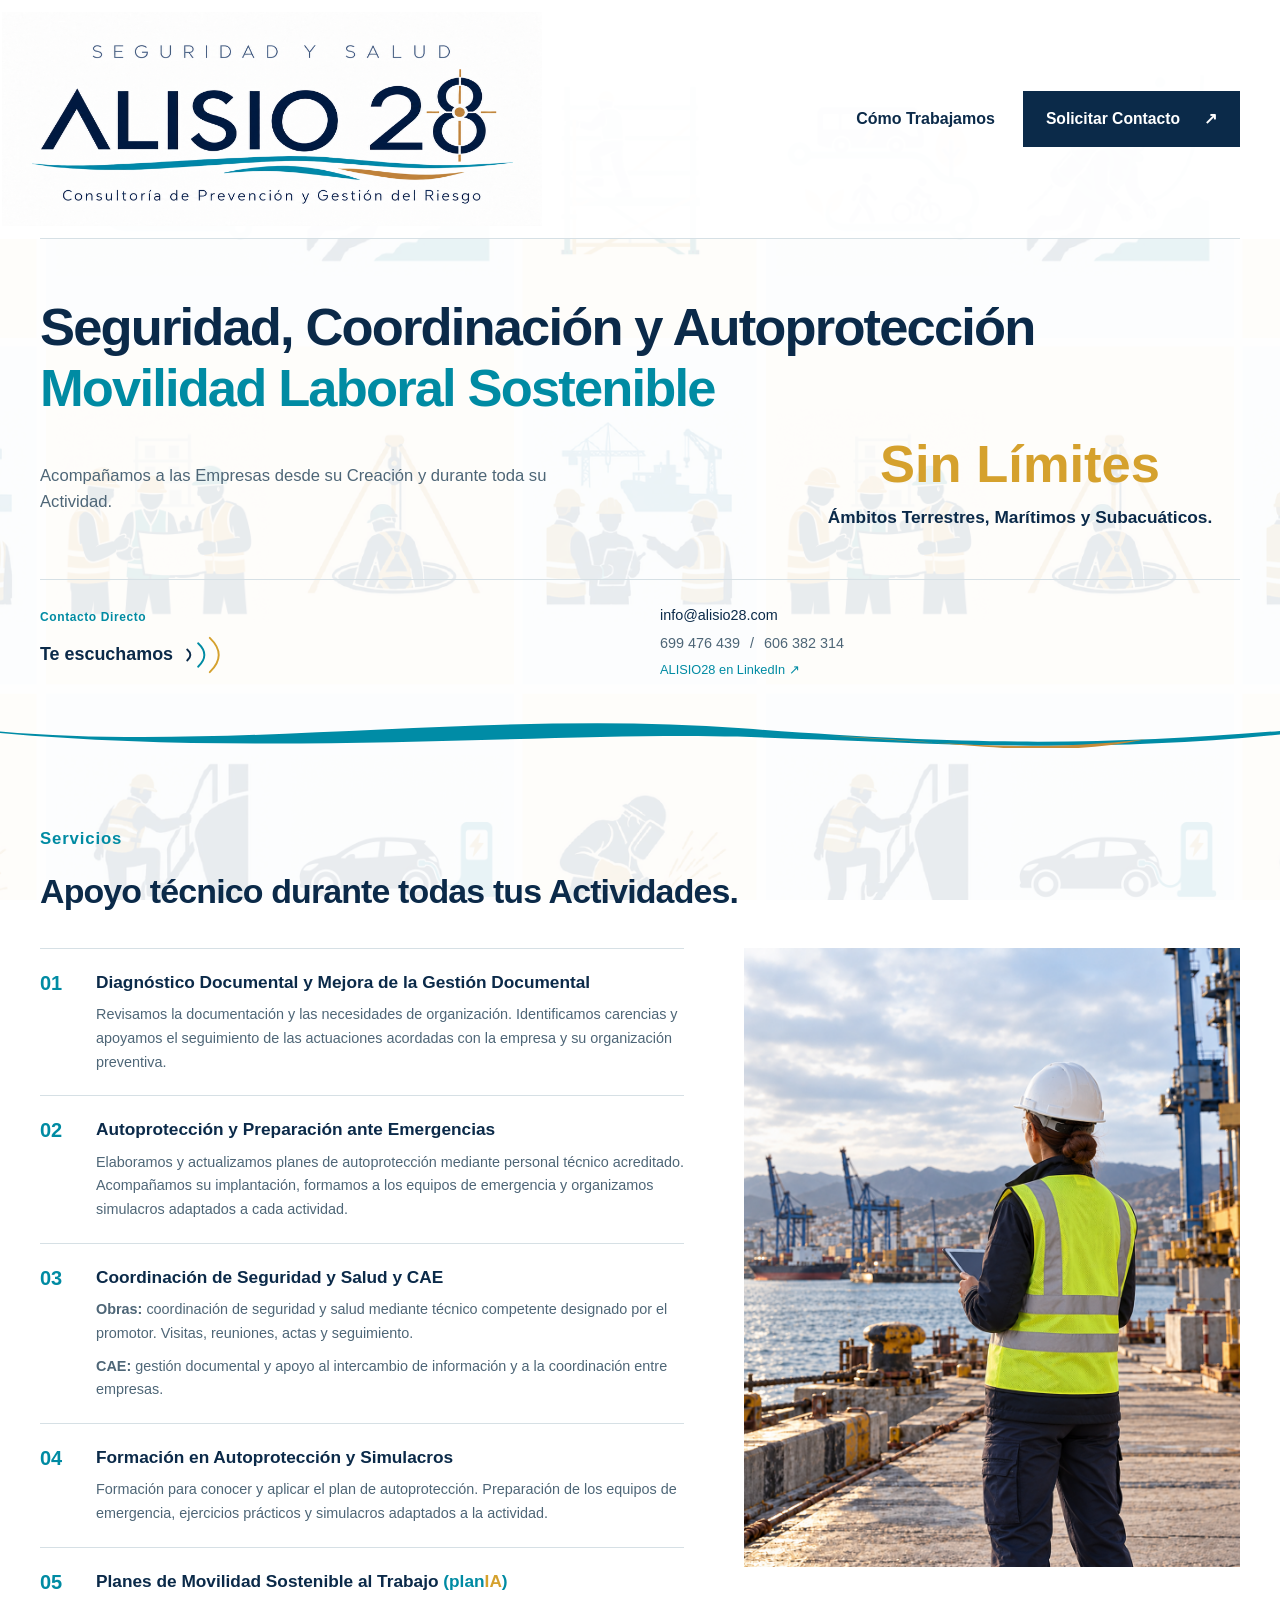
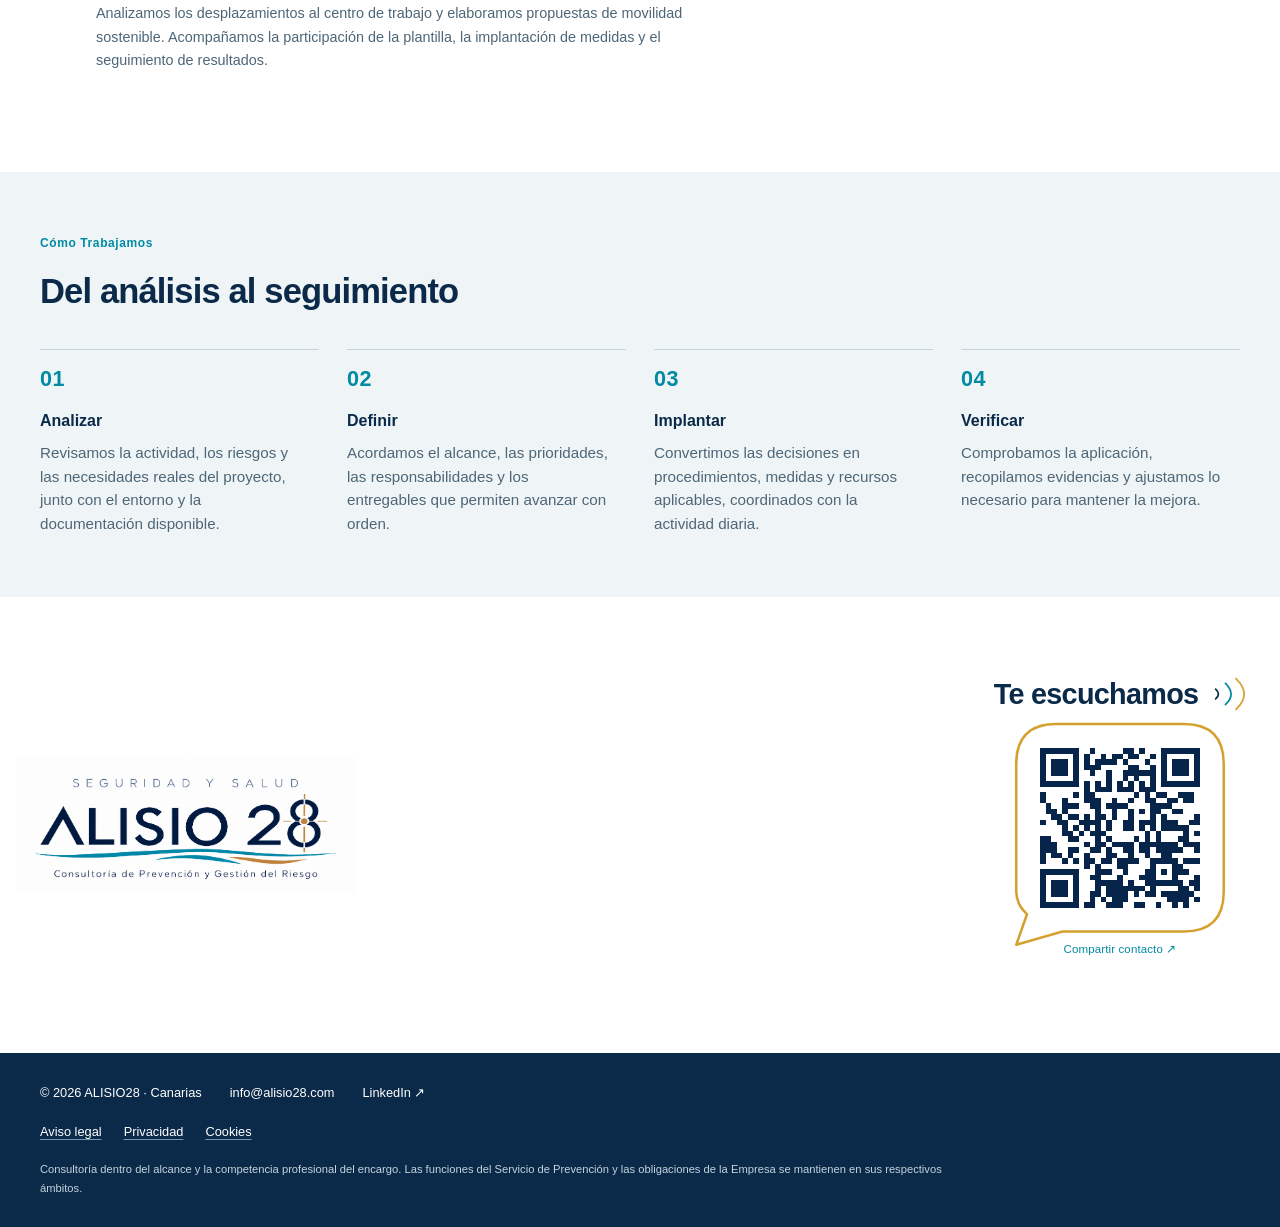
<file: index.html>
<!doctype html>
<html lang="es">
<head>
  <meta charset="utf-8">
  <meta name="viewport" content="width=device-width, initial-scale=1">
  <meta name="description" content="ALISIO28. Seguridad, Coordinación, Autoprotección y Movilidad Laboral Sostenible. Consultoría de Prevención y Gestión del Riesgo en Canarias.">
  <meta name="theme-color" content="#0b2a49">
  <meta property="og:title" content="ALISIO28 · Consultoría de Prevención y Gestión del Riesgo">
  <meta property="og:description" content="Acompañamos a las Empresas desde su Creación y durante toda su Actividad.">
  <meta property="og:type" content="website">
  <title>ALISIO28 · Seguridad, Coordinación, Autoprotección y Movilidad</title>
  <link rel="icon" href="favicon.svg" type="image/svg+xml">
  <link rel="stylesheet" href="styles.css?v=35">
  <link rel="preload" as="image" href="logo-alisio28-definitivo.png">
</head>
<body>
  <a class="skip-link" href="#contenido">Ir al Contenido</a>
  <header class="header"><div class="container header-inner">
    <a class="brand" href="#inicio" aria-label="ALISIO28, Inicio"><img src="logo-alisio28-definitivo.png" width="1990" height="790" alt="ALISIO28. Seguridad y Salud. Consultoría de Prevención y Gestión del Riesgo."></a>
    <nav class="navigation" aria-label="Navegación Principal"><a href="#metodo">Cómo Trabajamos</a><a class="button button-small" href="mailto:info@alisio28.com" data-contact aria-haspopup="dialog" aria-controls="contact-dialog">Solicitar Contacto <span aria-hidden="true">↗</span></a></nav>
  </div></header>
  <main id="contenido">
    <section class="hero" id="inicio" aria-labelledby="hero-title">
      <div class="container hero-copy">
        <h1 id="hero-title"><span class="hero-main-line">Seguridad, Coordinación y Autoprotección</span><br><span>Movilidad Laboral Sostenible</span></h1>
        <div class="hero-strap"><p class="hero-intro">Acompañamos a las Empresas desde su Creación y durante toda su Actividad.</p><div class="hero-unlimited-group"><p class="hero-unlimited">Sin Límites</p><p class="hero-environments">Ámbitos Terrestres, Marítimos y Subacuáticos.</p></div></div>
      </div>
      <div class="container contact-strip">
        <div class="contact-intro"><p class="eyebrow">Contacto Directo</p><p>Te escuchamos <svg class="listening" viewBox="0 0 48 54" aria-hidden="true"><path d="M5 20q8 7 0 14" stroke="#0b2a49"/><path d="M19 12q16 15 0 30" stroke="#008ba3"/><path d="M34 5q23 22 0 44" stroke="#d5a12d"/></svg></p></div>
        <div class="contact-links"><a href="mailto:info@alisio28.com">info@alisio28.com</a><div class="phone-links"><a href="tel:+34699476439" aria-label="Llamar a Rut Gil: 699 476 439">699 476 439</a><span aria-hidden="true">/</span><a href="tel:+34606382314" aria-label="Llamar a Sonia Padrón: 606 382 314">606 382 314</a></div><a class="linkedin" href="https://www.linkedin.com/company/alisio28/" target="_blank" rel="noopener noreferrer">ALISIO28 en LinkedIn <span aria-hidden="true">↗</span></a></div>
      </div>
      <svg class="brand-waves" viewBox="0 0 1440 58" preserveAspectRatio="none" aria-hidden="true"><path fill="#008ca6" d="M0 26C260 65 556-17 835 20s418 30 605 5v7c-232 40-410 14-610 4S300 76 0 29z"/><path fill="#c68b39" d="M935 35c123 12 214 33 354 6-124 42-209 3-354-6z"/></svg>
    </section>
    <section class="section container" id="areas" aria-labelledby="areas-title">
      <div class="section-heading"><p class="eyebrow services-label">Servicios</p><h2 id="areas-title">Apoyo técnico durante todas tus Actividades.</h2></div>
      <div class="services-layout"><div class="services">
        <article class="service"><span class="service-number">01</span><div><h3>Diagnóstico Documental y Mejora de la Gestión Documental</h3><p>Revisamos la documentación y las necesidades de organización. Identificamos carencias y apoyamos el seguimiento de las actuaciones acordadas con la empresa y su organización preventiva.</p></div></article>
        <article class="service"><span class="service-number">02</span><div><h3>Autoprotección y Preparación ante Emergencias</h3><p>Elaboramos y actualizamos planes de autoprotección mediante personal técnico acreditado. Acompañamos su implantación, formamos a los equipos de emergencia y organizamos simulacros adaptados a cada actividad.</p></div></article>
        <article class="service"><span class="service-number">03</span><div><h3>Coordinación de Seguridad y Salud y CAE</h3><p><strong>Obras:</strong> coordinación de seguridad y salud mediante técnico competente designado por el promotor. Visitas, reuniones, actas y seguimiento.</p><p><strong>CAE:</strong> gestión documental y apoyo al intercambio de información y a la coordinación entre empresas.</p></div></article>
        <article class="service"><span class="service-number">04</span><div><h3>Formación en Autoprotección y Simulacros</h3><p>Formación para conocer y aplicar el plan de autoprotección. Preparación de los equipos de emergencia, ejercicios prácticos y simulacros adaptados a la actividad.</p></div></article>
        <article class="service"><span class="service-number">05</span><div><h3>Planes de Movilidad Sostenible al Trabajo <span class="plania">(plan<span>IA</span>)</span></h3><p>Analizamos los desplazamientos al centro de trabajo y elaboramos propuestas de movilidad sostenible. Acompañamos la participación de la plantilla, la implantación de medidas y el seguimiento de resultados.</p></div></article>
      </div><figure class="activity-image"><img src="actividad-portuaria-rev47.png" width="1122" height="1402" alt="Profesional con casco, chaleco y tableta en un entorno portuario." loading="lazy"></figure></div>
    </section>
    <section class="method" id="metodo" aria-labelledby="metodo-title"><div class="container">
      <div class="section-heading"><p class="eyebrow">Cómo Trabajamos</p><h2 id="metodo-title">Del análisis al seguimiento</h2></div>
      <ol class="method-steps"><li><span>01</span><h3>Analizar</h3><p>Revisamos la actividad, los riesgos y las necesidades reales del proyecto, junto con el entorno y la documentación disponible.</p></li><li><span>02</span><h3>Definir</h3><p>Acordamos el alcance, las prioridades, las responsabilidades y los entregables que permiten avanzar con orden.</p></li><li><span>03</span><h3>Implantar</h3><p>Convertimos las decisiones en procedimientos, medidas y recursos aplicables, coordinados con la actividad diaria.</p></li><li><span>04</span><h3>Verificar</h3><p>Comprobamos la aplicación, recopilamos evidencias y ajustamos lo necesario para mantener la mejora.</p></li></ol>
    </div></section>
    <section class="section container final-contact" id="contacto" aria-labelledby="contacto-title">
      <div class="final-contact-copy"><img class="final-logo" src="logo-alisio28-definitivo.png" width="1990" height="790" alt="ALISIO28" loading="lazy"></div>
      <div class="final-contact-qr"><h2 id="contacto-title">Te escuchamos <svg class="listening" viewBox="0 0 48 54" aria-hidden="true"><path d="M5 20q8 7 0 14" stroke="#0b2a49"/><path d="M19 12q16 15 0 30" stroke="#008ba3"/><path d="M34 5q23 22 0 44" stroke="#d5a12d"/></svg></h2><a class="qr-contact qr-contact-final" href="https://wa.me/?text=ALISIO28%20%C2%B7%20Contacto%0ARut%20Gil%3A%20%2B34%20699%20476%20439%0ASonia%20Padr%C3%B3n%3A%20%2B34%20606%20382%20314%0Ainfo%40alisio28.com%0Ahttps%3A%2F%2Fwww.linkedin.com%2Fcompany%2Falisio28%2F%0Ahttps%3A%2F%2Falisio28.com%2Fcontacto.html" target="_blank" rel="noopener noreferrer" aria-label="Compartir los contactos de ALISIO28 por WhatsApp" title="Compartir los contactos por WhatsApp"><img src="qr-contacto.svg?v=33" width="280" height="280" alt="QR de contactos de ALISIO28 dentro de una burbuja de contorno amarillo. Escanea para abrir correo, LinkedIn y llamadas; pulsa para compartir por WhatsApp."></a><span class="qr-share-hint">Compartir contacto ↗</span></div>
    </section>
  </main>
  <footer class="footer"><div class="container"><div class="footer-top"><span>© 2026 ALISIO28 · Canarias</span><a href="mailto:info@alisio28.com">info@alisio28.com</a><a href="https://www.linkedin.com/company/alisio28/" target="_blank" rel="noopener noreferrer">LinkedIn ↗</a></div><nav class="legal-links" aria-label="Información legal"><a href="aviso-legal.html">Aviso legal</a><a href="privacidad.html">Privacidad</a><a href="cookies.html">Cookies</a></nav><p class="scope">Consultoría dentro del alcance y la competencia profesional del encargo. Las funciones del Servicio de Prevención y las obligaciones de la Empresa se mantienen en sus respectivos ámbitos.</p></div></footer>
  <dialog class="contact-dialog" id="contact-dialog" aria-labelledby="dialog-title" aria-describedby="dialog-intro">
    <form method="dialog"><button class="dialog-close" aria-label="Cerrar" autofocus>×</button></form>
    <p class="eyebrow">Contacto ALISIO28</p>
    <h2 id="dialog-title">¿Cómo prefieres escribirnos?</h2>
    <p id="dialog-intro">Elige tu medio de correo. El destinatario ya está preparado.</p>
    <label class="recipient-label" for="contact-recipient">Para</label>
    <input id="contact-recipient" type="email" value="info@alisio28.com" readonly>
    <div class="email-options">
      <a href="https://mail.google.com/mail/?view=cm&amp;fs=1&amp;to=info%40alisio28.com" target="_blank" rel="noopener noreferrer">Gmail <span aria-hidden="true">↗</span></a>
      <a href="https://outlook.live.com/mail/0/deeplink/compose?to=info%40alisio28.com" target="_blank" rel="noopener noreferrer">Outlook <span aria-hidden="true">↗</span></a>
      <a href="mailto:info@alisio28.com">Mi Aplicación de Correo <span aria-hidden="true">↗</span></a>
    </div>
  </dialog>
  <script src="contact.js" defer></script>
</body>
</html>
</file>
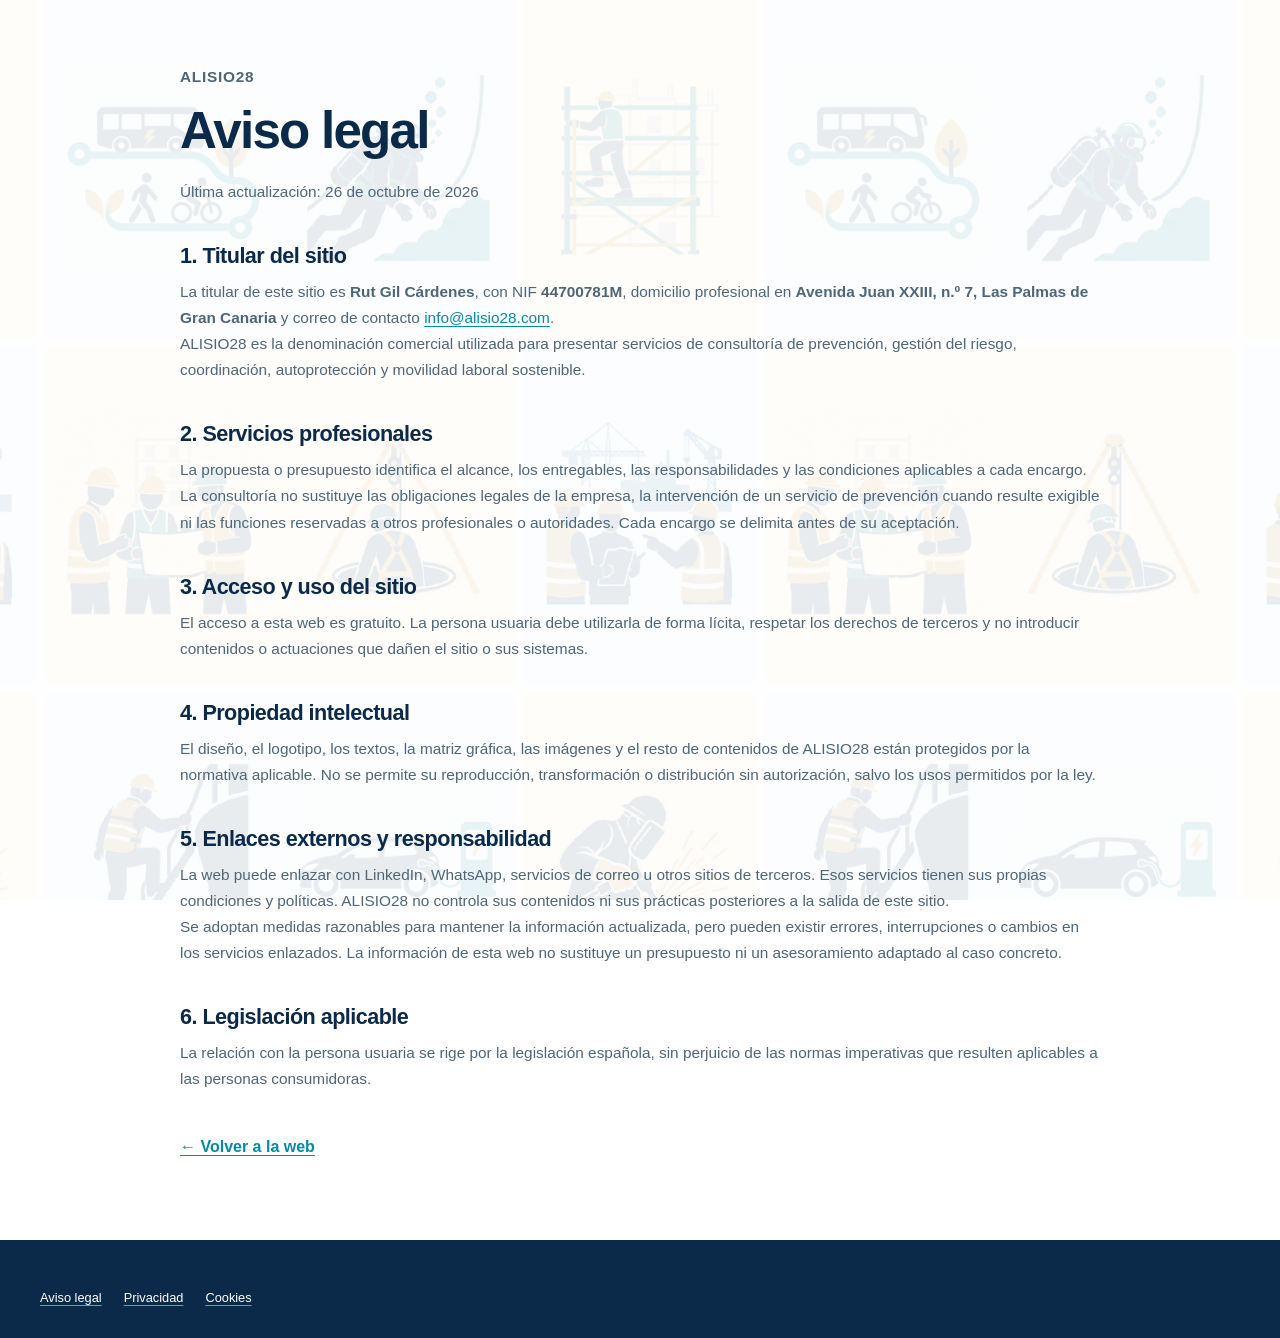
<file: aviso-legal.html>
<!doctype html>
<html lang="es">
<head>
  <meta charset="utf-8">
  <meta name="viewport" content="width=device-width, initial-scale=1">
  <meta name="theme-color" content="#0b2a49">
  <title>ALISIO28 · Aviso legal</title>
  <link rel="icon" href="favicon.svg" type="image/svg+xml">
  <link rel="stylesheet" href="styles.css?v=29">
</head>
<body>
  <main class="legal-page">
    <p class="eyebrow">ALISIO28</p>
    <h1>Aviso legal</h1>
    <p class="legal-meta">Última actualización: 26 de octubre de 2026</p>
    <h2>1. Titular del sitio</h2>
    <p>La titular de este sitio es <strong>Rut Gil Cárdenes</strong>, con NIF <strong>44700781M</strong>, domicilio profesional en <strong>Avenida Juan XXIII, n.º 7, Las Palmas de Gran Canaria</strong> y correo de contacto <a href="mailto:info@alisio28.com">info@alisio28.com</a>.</p>
    <p>ALISIO28 es la denominación comercial utilizada para presentar servicios de consultoría de prevención, gestión del riesgo, coordinación, autoprotección y movilidad laboral sostenible.</p>
    <h2>2. Servicios profesionales</h2>
    <p>La propuesta o presupuesto identifica el alcance, los entregables, las responsabilidades y las condiciones aplicables a cada encargo.</p>
    <p>La consultoría no sustituye las obligaciones legales de la empresa, la intervención de un servicio de prevención cuando resulte exigible ni las funciones reservadas a otros profesionales o autoridades. Cada encargo se delimita antes de su aceptación.</p>
    <h2>3. Acceso y uso del sitio</h2>
    <p>El acceso a esta web es gratuito. La persona usuaria debe utilizarla de forma lícita, respetar los derechos de terceros y no introducir contenidos o actuaciones que dañen el sitio o sus sistemas.</p>
    <h2>4. Propiedad intelectual</h2>
    <p>El diseño, el logotipo, los textos, la matriz gráfica, las imágenes y el resto de contenidos de ALISIO28 están protegidos por la normativa aplicable. No se permite su reproducción, transformación o distribución sin autorización, salvo los usos permitidos por la ley.</p>
    <h2>5. Enlaces externos y responsabilidad</h2>
    <p>La web puede enlazar con LinkedIn, WhatsApp, servicios de correo u otros sitios de terceros. Esos servicios tienen sus propias condiciones y políticas. ALISIO28 no controla sus contenidos ni sus prácticas posteriores a la salida de este sitio.</p>
    <p>Se adoptan medidas razonables para mantener la información actualizada, pero pueden existir errores, interrupciones o cambios en los servicios enlazados. La información de esta web no sustituye un presupuesto ni un asesoramiento adaptado al caso concreto.</p>
    <h2>6. Legislación aplicable</h2>
    <p>La relación con la persona usuaria se rige por la legislación española, sin perjuicio de las normas imperativas que resulten aplicables a las personas consumidoras.</p>
    <a class="legal-back" href="index.html">← Volver a la web</a>
  </main>
  <footer class="footer legal-footer"><div class="container"><nav class="legal-links" aria-label="Información legal"><a href="aviso-legal.html">Aviso legal</a><a href="privacidad.html">Privacidad</a><a href="cookies.html">Cookies</a></nav></div></footer>
</body>
</html>
</file>
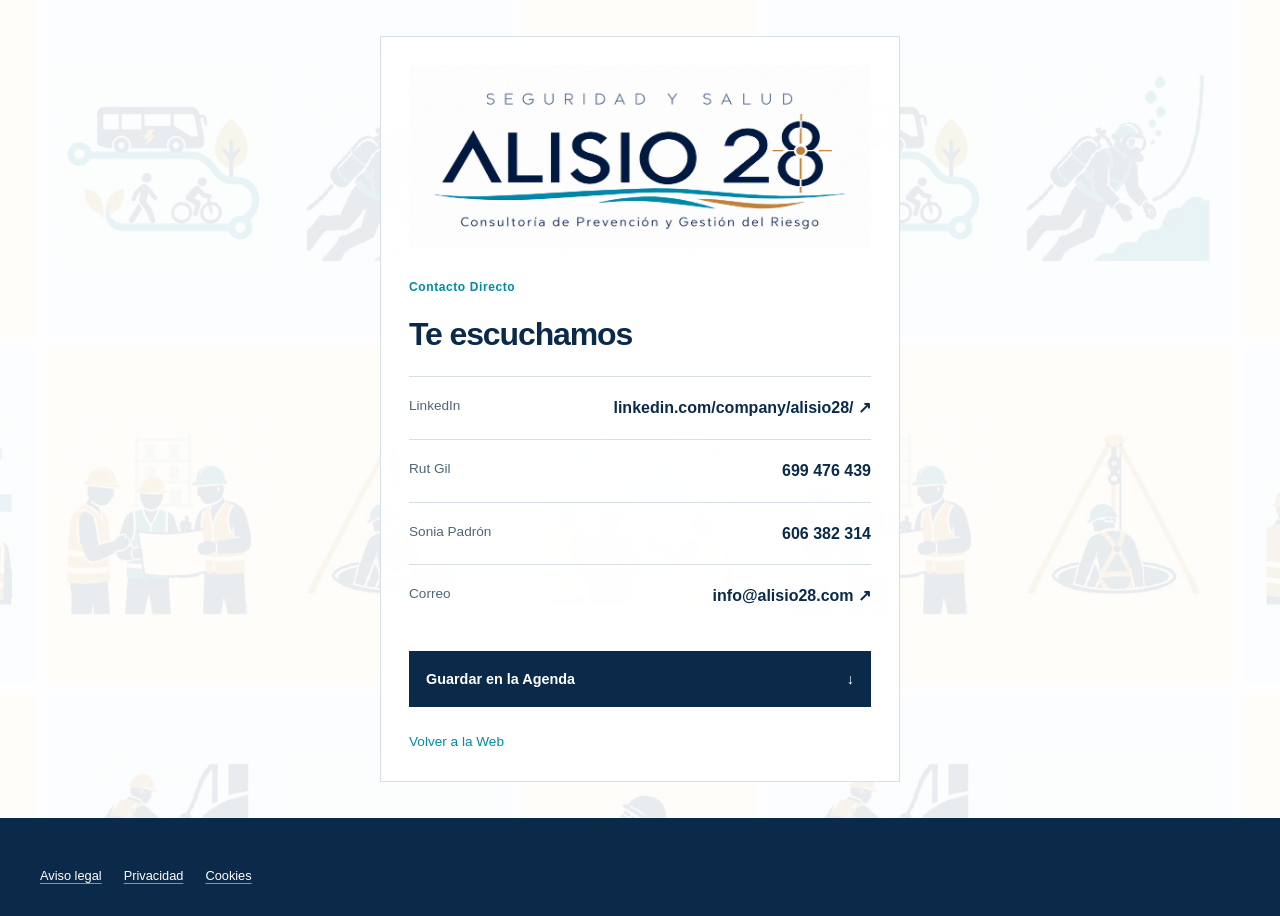
<file: contacto.html>
<!doctype html>
<html lang="es">
<head>
  <meta charset="utf-8">
  <meta name="viewport" content="width=device-width, initial-scale=1">
  <meta name="theme-color" content="#0b2a49">
  <title>ALISIO28 · Contactos</title>
  <link rel="icon" href="favicon.svg" type="image/svg+xml">
  <link rel="stylesheet" href="styles.css?v=29">
</head>
<body>
  <main class="contact-card">
    <a href="index.html" aria-label="Volver a ALISIO28"><img src="logo-alisio28-definitivo.png" width="1990" height="790" alt="ALISIO28"></a>
    <p class="eyebrow">Contacto Directo</p>
    <h1>Te escuchamos</h1>
    <div class="contact-card-links">
      <a href="https://www.linkedin.com/company/alisio28/" target="_blank" rel="noopener noreferrer"><span>LinkedIn</span><span>linkedin.com/company/alisio28/ ↗</span></a>
      <a href="tel:+34699476439"><span>Rut Gil</span><span>699 476 439</span></a>
      <a href="tel:+34606382314"><span>Sonia Padrón</span><span>606 382 314</span></a>
      <a href="mailto:info@alisio28.com" data-contact aria-haspopup="dialog" aria-controls="contact-dialog"><span>Correo</span><span>info@alisio28.com ↗</span></a>
    </div>
    <a class="button" href="alisio28-contacto.vcf" download="ALISIO28-Contacto.vcf">Guardar en la Agenda <span aria-hidden="true">↓</span></a>
    <a class="back-link" href="index.html">Volver a la Web</a>
  </main>
  <footer class="footer legal-footer"><div class="container"><nav class="legal-links" aria-label="Información legal"><a href="aviso-legal.html">Aviso legal</a><a href="privacidad.html">Privacidad</a><a href="cookies.html">Cookies</a></nav></div></footer>
  <dialog class="contact-dialog" id="contact-dialog" aria-labelledby="dialog-title" aria-describedby="dialog-intro">
    <form method="dialog"><button class="dialog-close" aria-label="Cerrar" autofocus>×</button></form>
    <p class="eyebrow">Contacto ALISIO28</p>
    <h2 id="dialog-title">¿Cómo prefieres escribirnos?</h2>
    <p id="dialog-intro">Elige tu medio de correo. El destinatario ya está preparado.</p>
    <label class="recipient-label" for="contact-recipient">Para</label>
    <input id="contact-recipient" type="email" value="info@alisio28.com" readonly>
    <div class="email-options">
      <a href="https://mail.google.com/mail/?view=cm&amp;fs=1&amp;to=info%40alisio28.com" target="_blank" rel="noopener noreferrer">Gmail <span aria-hidden="true">↗</span></a>
      <a href="https://outlook.live.com/mail/0/deeplink/compose?to=info%40alisio28.com" target="_blank" rel="noopener noreferrer">Outlook <span aria-hidden="true">↗</span></a>
      <a href="mailto:info@alisio28.com">Mi Aplicación de Correo <span aria-hidden="true">↗</span></a>
    </div>
  </dialog>
  <script src="contact.js" defer></script>
</body>
</html>
</file>
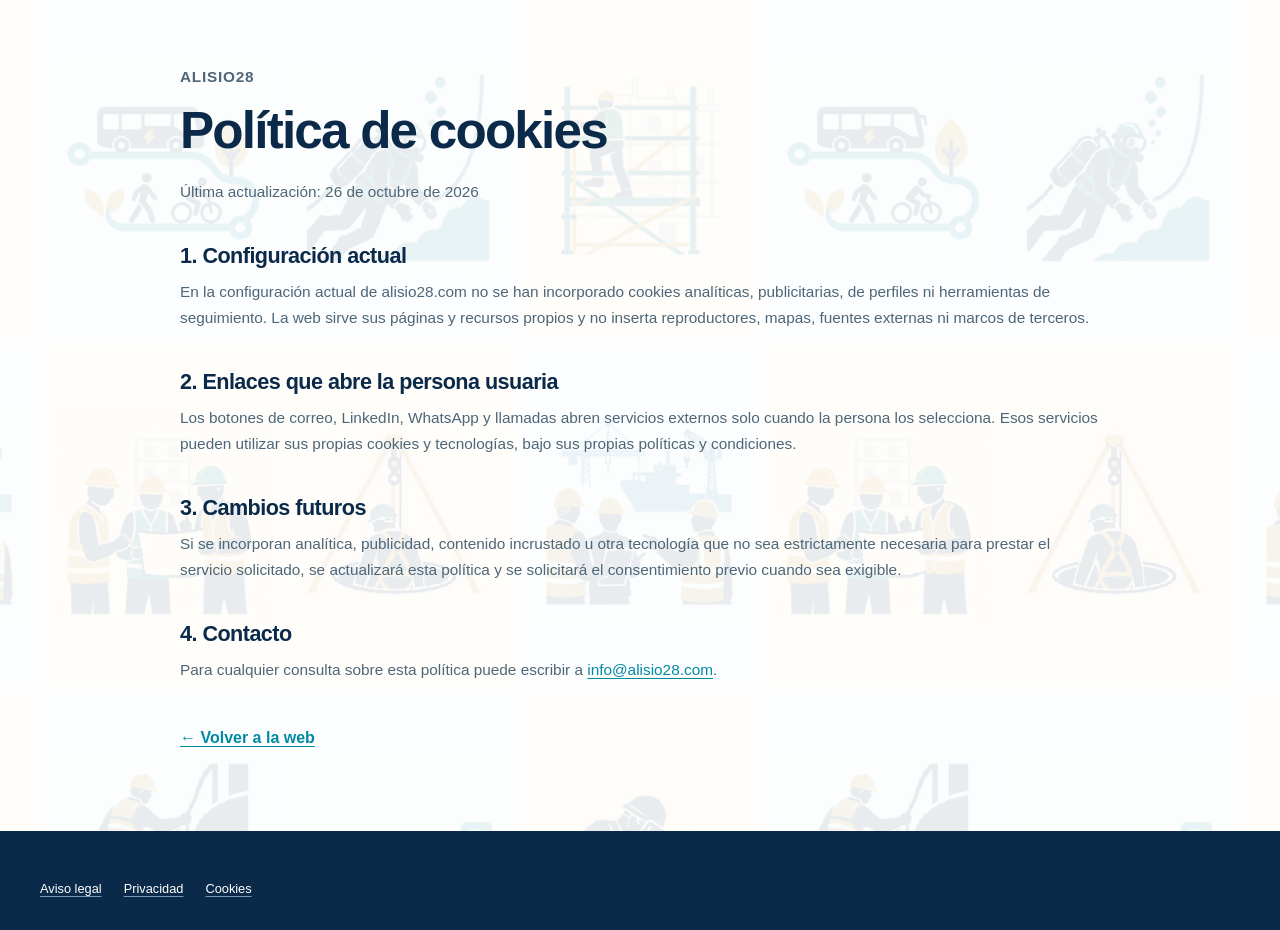
<file: cookies.html>
<!doctype html>
<html lang="es">
<head>
  <meta charset="utf-8">
  <meta name="viewport" content="width=device-width, initial-scale=1">
  <meta name="theme-color" content="#0b2a49">
  <title>ALISIO28 · Cookies</title>
  <link rel="icon" href="favicon.svg" type="image/svg+xml">
  <link rel="stylesheet" href="styles.css?v=29">
</head>
<body>
  <main class="legal-page">
    <p class="eyebrow">ALISIO28</p>
    <h1>Política de cookies</h1>
    <p class="legal-meta">Última actualización: 26 de octubre de 2026</p>
    <h2>1. Configuración actual</h2>
    <p>En la configuración actual de alisio28.com no se han incorporado cookies analíticas, publicitarias, de perfiles ni herramientas de seguimiento. La web sirve sus páginas y recursos propios y no inserta reproductores, mapas, fuentes externas ni marcos de terceros.</p>
    <h2>2. Enlaces que abre la persona usuaria</h2>
    <p>Los botones de correo, LinkedIn, WhatsApp y llamadas abren servicios externos solo cuando la persona los selecciona. Esos servicios pueden utilizar sus propias cookies y tecnologías, bajo sus propias políticas y condiciones.</p>
    <h2>3. Cambios futuros</h2>
    <p>Si se incorporan analítica, publicidad, contenido incrustado u otra tecnología que no sea estrictamente necesaria para prestar el servicio solicitado, se actualizará esta política y se solicitará el consentimiento previo cuando sea exigible.</p>
    <h2>4. Contacto</h2>
    <p>Para cualquier consulta sobre esta política puede escribir a <a href="mailto:info@alisio28.com">info@alisio28.com</a>.</p>
    <a class="legal-back" href="index.html">← Volver a la web</a>
  </main>
  <footer class="footer legal-footer"><div class="container"><nav class="legal-links" aria-label="Información legal"><a href="aviso-legal.html">Aviso legal</a><a href="privacidad.html">Privacidad</a><a href="cookies.html">Cookies</a></nav></div></footer>
</body>
</html>
</file>
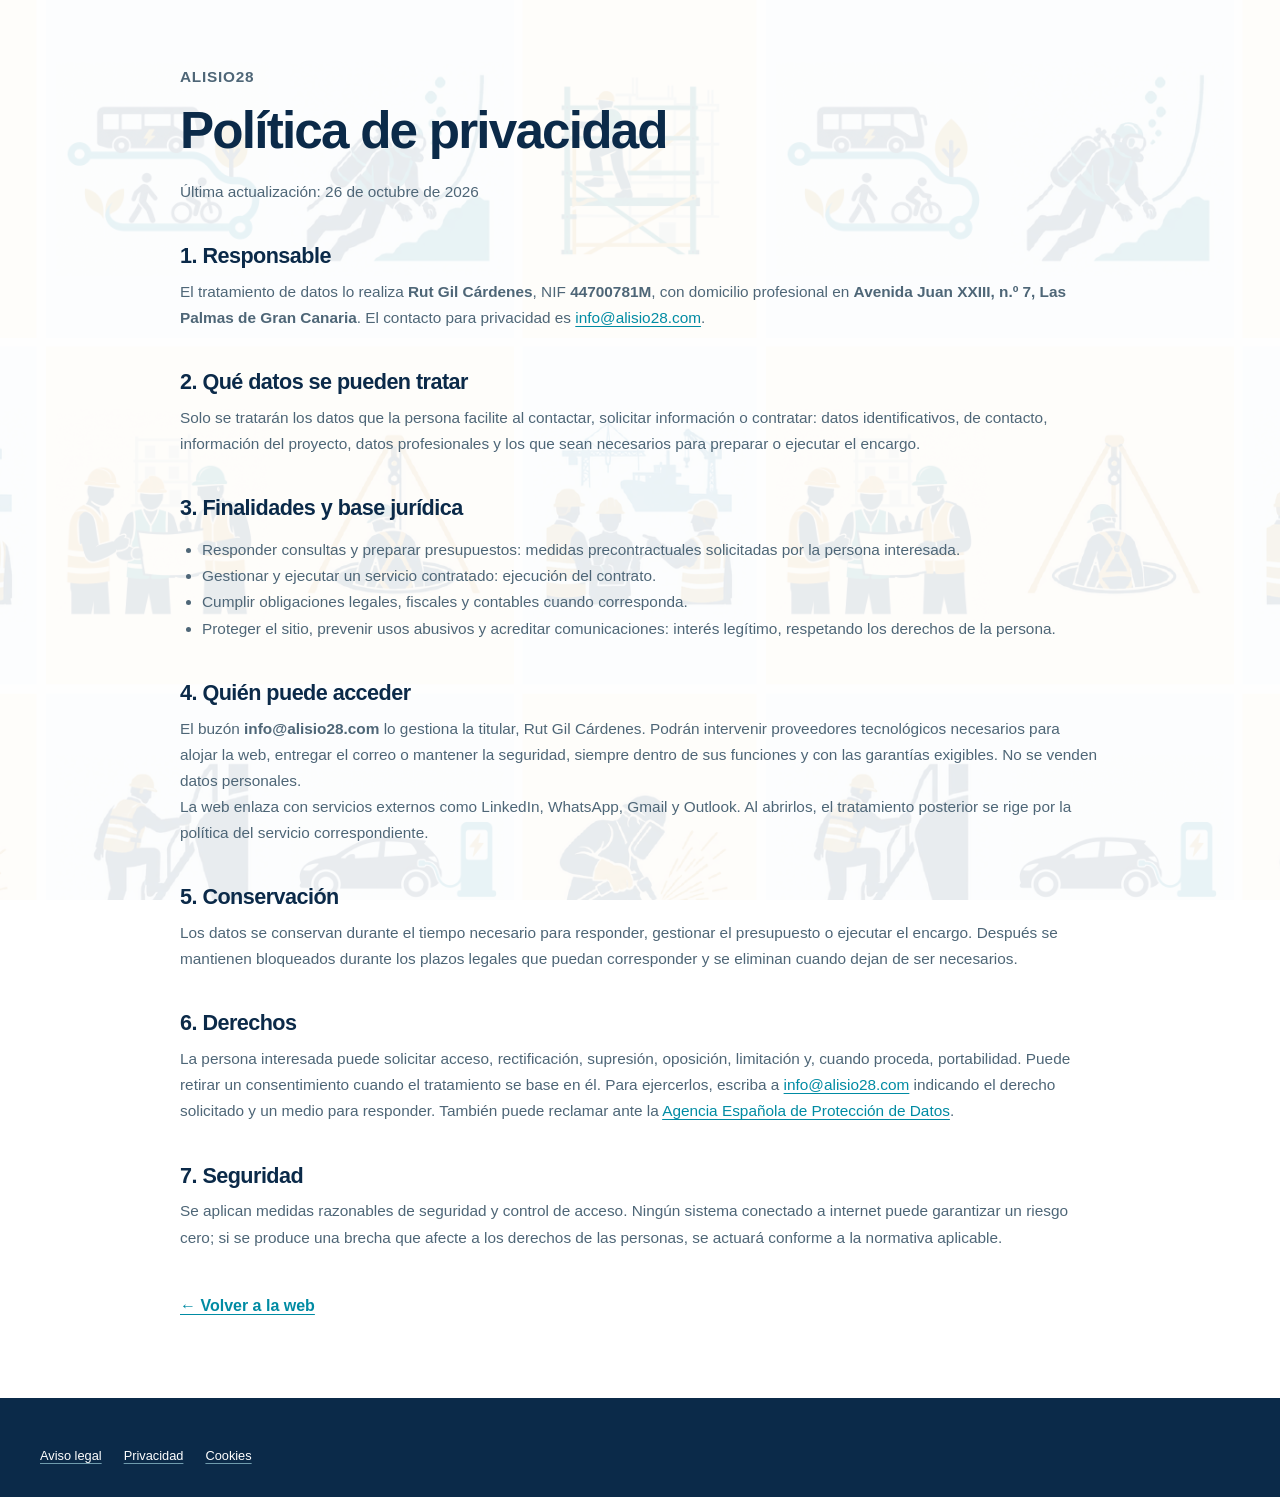
<file: privacidad.html>
<!doctype html>
<html lang="es">
<head>
  <meta charset="utf-8">
  <meta name="viewport" content="width=device-width, initial-scale=1">
  <meta name="theme-color" content="#0b2a49">
  <title>ALISIO28 · Privacidad</title>
  <link rel="icon" href="favicon.svg" type="image/svg+xml">
  <link rel="stylesheet" href="styles.css?v=29">
</head>
<body>
  <main class="legal-page">
    <p class="eyebrow">ALISIO28</p>
    <h1>Política de privacidad</h1>
    <p class="legal-meta">Última actualización: 26 de octubre de 2026</p>
    <h2>1. Responsable</h2>
    <p>El tratamiento de datos lo realiza <strong>Rut Gil Cárdenes</strong>, NIF <strong>44700781M</strong>, con domicilio profesional en <strong>Avenida Juan XXIII, n.º 7, Las Palmas de Gran Canaria</strong>. El contacto para privacidad es <a href="mailto:info@alisio28.com">info@alisio28.com</a>.</p>
    <h2>2. Qué datos se pueden tratar</h2>
    <p>Solo se tratarán los datos que la persona facilite al contactar, solicitar información o contratar: datos identificativos, de contacto, información del proyecto, datos profesionales y los que sean necesarios para preparar o ejecutar el encargo.</p>
    <h2>3. Finalidades y base jurídica</h2>
    <ul>
      <li>Responder consultas y preparar presupuestos: medidas precontractuales solicitadas por la persona interesada.</li>
      <li>Gestionar y ejecutar un servicio contratado: ejecución del contrato.</li>
      <li>Cumplir obligaciones legales, fiscales y contables cuando corresponda.</li>
      <li>Proteger el sitio, prevenir usos abusivos y acreditar comunicaciones: interés legítimo, respetando los derechos de la persona.</li>
    </ul>
    <h2>4. Quién puede acceder</h2>
    <p>El buzón <strong>info@alisio28.com</strong> lo gestiona la titular, Rut Gil Cárdenes. Podrán intervenir proveedores tecnológicos necesarios para alojar la web, entregar el correo o mantener la seguridad, siempre dentro de sus funciones y con las garantías exigibles. No se venden datos personales.</p>
    <p>La web enlaza con servicios externos como LinkedIn, WhatsApp, Gmail y Outlook. Al abrirlos, el tratamiento posterior se rige por la política del servicio correspondiente.</p>
    <h2>5. Conservación</h2>
    <p>Los datos se conservan durante el tiempo necesario para responder, gestionar el presupuesto o ejecutar el encargo. Después se mantienen bloqueados durante los plazos legales que puedan corresponder y se eliminan cuando dejan de ser necesarios.</p>
    <h2>6. Derechos</h2>
    <p>La persona interesada puede solicitar acceso, rectificación, supresión, oposición, limitación y, cuando proceda, portabilidad. Puede retirar un consentimiento cuando el tratamiento se base en él. Para ejercerlos, escriba a <a href="mailto:info@alisio28.com">info@alisio28.com</a> indicando el derecho solicitado y un medio para responder. También puede reclamar ante la <a href="https://www.aepd.es/" target="_blank" rel="noopener noreferrer">Agencia Española de Protección de Datos</a>.</p>
    <h2>7. Seguridad</h2>
    <p>Se aplican medidas razonables de seguridad y control de acceso. Ningún sistema conectado a internet puede garantizar un riesgo cero; si se produce una brecha que afecte a los derechos de las personas, se actuará conforme a la normativa aplicable.</p>
    <a class="legal-back" href="index.html">← Volver a la web</a>
  </main>
  <footer class="footer legal-footer"><div class="container"><nav class="legal-links" aria-label="Información legal"><a href="aviso-legal.html">Aviso legal</a><a href="privacidad.html">Privacidad</a><a href="cookies.html">Cookies</a></nav></div></footer>
</body>
</html>
</file>
<file: styles.css>
:root { --navy:#0b2a49; --teal:#008ba3; --gold:#d5a12d; --text:#4e6677; --line:#d6e0e5; --page:1240px; }
* { box-sizing:border-box; }
html { scroll-behavior:smooth; scroll-padding-top:24px; }
body { margin:0; color:var(--navy); background:#fff; font-family:Inter,"Segoe UI",Arial,sans-serif; font-size:16px; line-height:1.6; -webkit-font-smoothing:antialiased; isolation:isolate; }
body::before { content:""; position:fixed; inset:0; z-index:-1; pointer-events:none; background:url("matriz-rev47.png") center top / 720px auto repeat; opacity:.09; }
a { color:inherit; text-decoration:none; }
a:focus-visible { outline:3px solid var(--teal); outline-offset:5px; }
a:focus-visible,button:focus-visible,input:focus-visible { outline:3px solid var(--teal); outline-offset:4px; }
.contact-dialog { width:min(500px,calc(100% - 32px)); max-height:calc(100dvh - 32px); overflow:auto; padding:36px; border:1px solid var(--line); color:var(--navy); background:#fff; box-shadow:0 20px 80px #0b2a4933; }
.contact-dialog::backdrop { background:#0b2a4980; }
.dialog-close { position:absolute; top:10px; right:14px; width:36px; height:36px; border:0; background:transparent; color:var(--navy); font-size:28px; cursor:pointer; }
.contact-dialog h2 { font-size:1.7rem; line-height:1.25; margin-bottom:14px; }
.contact-dialog > p:not(.eyebrow) { font-size:.92rem; color:var(--text); }
.recipient-label { display:block; margin-top:24px; margin-bottom:6px; font-size:.8rem; color:var(--text); }
.contact-dialog input { display:block; width:100%; padding:12px; border:1px solid var(--line); background:#f2f6f8; color:var(--navy); font:inherit; font-weight:600; }
.email-options { display:grid; gap:10px; margin-top:22px; }
.email-options a { display:flex; justify-content:space-between; align-items:center; gap:20px; padding:14px 16px; border:1px solid var(--line); font-size:.94rem; font-weight:600; }
.email-options a:hover { color:var(--teal); border-color:var(--teal); }
.contact-card { width:min(520px,calc(100% - 40px)); margin:36px auto; padding:28px; background:#ffffffed; border:1px solid var(--line); }
.contact-card > a:first-child img { width:100%; height:auto; margin-bottom:30px; }
.contact-card h1 { font-size:2rem; }
.contact-card-links { display:grid; margin-block:24px; }
.contact-card-links a { display:flex; flex-wrap:wrap; justify-content:space-between; gap:4px 16px; padding-block:18px; border-top:1px solid var(--line); }
.contact-card-links a > span:first-child { color:var(--text); font-size:.85rem; }
.contact-card-links a > span:last-child { font-weight:600; }
.contact-card .button { width:100%; font-size:.9rem; padding-inline:16px; gap:12px; }
.back-link { display:block; width:max-content; margin-top:24px; color:var(--teal); font-size:.85rem; }
img { display:block; max-width:100%; }
h1,h2,h3,p,figure { margin:0; text-align:left; }
.container { width:min(var(--page),calc(100% - 80px)); margin-inline:auto; }
.skip-link { position:absolute; top:-80px; left:20px; z-index:20; background:var(--navy); color:#fff; padding:12px; }
.skip-link:focus { top:10px; }
.header { background:rgba(255,255,255,.9); }
.header-inner { display:flex; align-items:center; justify-content:space-between; gap:30px; min-height:210px; padding-block:12px; border-bottom:1px solid var(--line); }
.brand { display:block; flex:0 1 540px; transform:translateX(-38px); }
.brand img { width:540px; height:auto; }
.navigation { display:flex; align-items:center; gap:28px; font-size:1rem; font-weight:600; }
.navigation a:not(.button):hover,.contact-links a:hover { color:var(--teal); }
.button { display:inline-flex; align-items:center; justify-content:space-between; gap:36px; padding:17px 24px; color:#fff; background:var(--navy); border:1px solid var(--navy); font-size:1rem; line-height:1.4; font-weight:600; }
.button:hover { background:#164c70; }
.button-small { gap:24px; padding:16px 22px; font-size:.98rem; }
.hero { position:relative; padding-block:58px 36px; }
.eyebrow { color:var(--teal); font-size:.75rem; font-weight:650; letter-spacing:.05em; margin-bottom:18px; }
h1 { max-width:1050px; font-size:clamp(2.1rem,4.1vw,3.65rem); line-height:1.15; letter-spacing:-.035em; font-weight:600; }
h1 span { color:var(--teal); }
.hero-main-line { color:var(--navy) !important; white-space:nowrap; }
.hero-strap { display:flex; align-items:center; justify-content:space-between; gap:32px; margin-block:24px 28px; }
.hero-intro { max-width:580px; margin:0; color:var(--text); font-size:1.04rem; }
.hero-unlimited-group { flex:0 1 440px; min-width:0; display:grid; gap:10px; justify-items:center; transform:translateY(-8px); }
.hero-environments { margin:0; color:var(--navy); font-size:1.08rem; font-weight:600; line-height:1.4; text-align:center; text-wrap:balance; }
.hero-unlimited { margin:0; color:var(--gold); font-size:clamp(2.1rem,4.1vw,3.65rem); line-height:1.15; font-weight:600; white-space:nowrap; }
.contact-strip { display:grid; grid-template-columns:1fr 1fr; gap:40px; align-items:center; margin-top:42px; padding-block:24px 32px; border-top:1px solid var(--line); }
.contact-intro .eyebrow { margin-bottom:6px; }
.contact-intro > p:last-child { display:flex; align-items:center; gap:10px; font-size:1.12rem; font-weight:600; }
.listening { width:38px; height:42px; flex:none; fill:none; stroke-width:2.5; stroke-linecap:round; vertical-align:middle; }
.contact-links { display:grid; gap:5px; font-size:.9rem; }
.phone-links { display:flex; flex-wrap:wrap; gap:10px; color:var(--text); }
.phone-links a { color:var(--text); }
.linkedin { color:var(--teal); font-size:.8rem; }
.qr-contact { display:block; width:240px; flex:none; }
.qr-contact img { width:100%; height:auto; aspect-ratio:1; }
.qr-contact:hover { opacity:.86; }
.brand-waves { position:absolute; bottom:0; width:100%; height:30px; pointer-events:none; }
.section { padding-block:78px; }
.section-heading { margin-bottom:36px; }
.services-label { font-size:1.05rem; }
#areas-title { font-size:clamp(1.65rem,2.65vw,2.65rem); }
h2 { font-size:clamp(1.85rem,2.7vw,2.65rem); line-height:1.2; letter-spacing:-.025em; font-weight:600; }
.services-layout { display:grid; grid-template-columns:1.3fr 1fr; align-items:start; gap:60px; }
.services { display:grid; }
.service { display:grid; grid-template-columns:38px 1fr; gap:18px; border-top:1px solid var(--line); padding-block:21px; }
.service-number { color:var(--teal); font-size:1.25rem; font-weight:650; line-height:1.35; }
.service h3 { font-size:1.08rem; line-height:1.4; font-weight:650; }
.service p { margin-top:9px; color:var(--text); font-size:.9rem; line-height:1.65; }
.plania { white-space:nowrap; color:var(--teal); }
.plania span { color:var(--gold); }
.activity-image img { width:100%; height:auto; max-height:650px; object-fit:cover; }
.activity-image figcaption { border-top:3px solid var(--gold); margin-top:16px; padding-top:13px; color:var(--navy); font-size:1.08rem; font-weight:600; }
.method { background:rgba(236,243,246,.84); padding-block:62px; }
.method-steps { display:grid; grid-template-columns:repeat(4,1fr); gap:28px; list-style:none; padding:0; margin:0; }
.method-steps li { border-top:1px solid #c2d3db; padding-top:18px; }
.method-steps span { display:block; color:var(--teal); font-size:1.35rem; line-height:1; letter-spacing:.02em; font-weight:600; margin-bottom:18px; }
.method-steps h3 { font-size:1rem; font-weight:600; margin-bottom:8px; }
.method-steps p { max-width:31ch; font-size:.95rem; line-height:1.55; text-align:left; color:var(--text); }
.final-contact { display:grid; grid-template-columns:1fr 1fr; align-items:center; gap:56px; }
.final-contact-copy { display:flex; align-items:center; justify-content:flex-start; min-height:300px; }
.final-logo { width:min(340px,100%); height:auto; margin-left:-24px; }
.final-contact-qr { display:flex; flex-direction:column; align-items:flex-end; min-height:300px; }
.final-contact-qr h2 { width:240px; justify-content:center; white-space:nowrap; font-size:clamp(1.4rem,2.25vw,2rem); }
.final-contact h2 { display:flex; align-items:center; gap:14px; }
.final-contact h2 .listening { width:34px; height:38px; }
.final-contact p { margin-top:14px; color:var(--text); font-size:.94rem; }
.final-contact-qr > p { width:240px; text-align:center; }
.qr-share-hint { width:240px; margin-top:-10px; color:var(--teal); font-size:.72rem; line-height:1.2; text-align:center; letter-spacing:.01em; }
.footer { background:var(--navy); padding-block:30px; color:#fff; font-size:.8rem; }
.footer-top { display:flex; flex-wrap:wrap; gap:28px; }
.legal-links { display:flex; flex-wrap:wrap; gap:10px 22px; margin-top:18px; }
.legal-links a { color:#fff; text-decoration:underline; text-decoration-color:#6f9bad; text-underline-offset:3px; }
.legal-links a:hover { color:#9bd7df; }
.scope { max-width:940px; margin-top:18px; font-size:.7rem; line-height:1.65; color:#c4d3de; }
.legal-page { width:min(920px,calc(100% - 48px)); margin:0 auto; padding:64px 0 80px; }
.legal-page .eyebrow { margin-bottom:12px; }
.legal-page h1 { max-width:none; font-size:clamp(2rem,4vw,3.3rem); margin-bottom:18px; }
.legal-page h2 { font-size:1.35rem; margin-top:38px; margin-bottom:10px; }
.legal-page p,.legal-page li { color:var(--text); font-size:.96rem; line-height:1.7; }
.legal-page ul { padding-left:22px; }
.legal-page a { color:var(--teal); text-decoration:underline; text-underline-offset:3px; }
.legal-meta { color:var(--text); font-size:.84rem; margin-bottom:34px; }
.legal-back { display:inline-flex; margin-top:42px; color:var(--teal); font-weight:600; }
.legal-footer { margin-top:0; }
@media(max-width:1050px) {
  .container { width:calc(100% - 56px); }
  .brand { flex-basis:460px; }
  .navigation { gap:16px; }
  .navigation > a:not(.button) { display:block; }
  .services-layout { gap:30px; grid-template-columns:1.4fr 1fr; }
}
@media(max-width:700px) {
  .container { width:calc(100% - 40px); }
  .header-inner { min-height:0; flex-direction:column; align-items:flex-start; gap:10px; padding-block:12px 20px; }
  .brand { flex-basis:auto; width:100%; transform:none; }
  .brand img { width:100%; }
  .navigation { width:100%; justify-content:space-between; }
  .navigation > a:first-child { display:block; }
  .navigation { font-size:.86rem; gap:14px; }
  .button-small { font-size:.88rem; padding:13px 15px; gap:16px; }
  .hero { padding-block:36px 28px; }
  .eyebrow { font-size:.68rem; margin-bottom:16px; }
  .services-label { font-size:1rem; }
  h1 { font-size:clamp(1.8rem,7.1vw,2.6rem); line-height:1.2; letter-spacing:-.035em; }
  .hero-main-line { white-space:normal; }
  .hero-strap { align-items:flex-start; flex-direction:column; gap:10px; margin-block:20px 24px; }
  .hero-intro { font-size:.94rem; }
  .hero-unlimited-group { flex-basis:auto; width:100%; justify-items:start; gap:8px; transform:none; }
  .hero-environments { max-width:100%; font-size:1rem; text-align:left; }
  .hero-unlimited { font-size:clamp(1.8rem,7.1vw,2.6rem); }
  .contact-strip { grid-template-columns:1fr; gap:18px; margin-top:32px; padding-bottom:24px; }
  .contact-intro { grid-column:1 / -1; }
  .contact-links { font-size:.8rem; gap:7px; }
  .phone-links { flex-direction:column; gap:4px; }
  .phone-links > span { display:none; }
  .linkedin { font-size:.72rem; }
  .qr-contact-final { width:min(230px,100%); align-self:center; }
  .section { padding-block:50px; }
  .section-heading { margin-bottom:28px; }
  .services-layout { grid-template-columns:1fr; gap:24px; }
  .service { grid-template-columns:30px 1fr; gap:12px; padding-block:20px; }
  .service h3 { font-size:1rem; }
  .service p { font-size:.86rem; }
  .activity-image img { max-height:380px; object-position:50% 38%; }
  .method { padding-block:48px; }
  .method-steps { grid-template-columns:repeat(2,1fr); gap:28px 22px; }
  .method-steps p { font-size:.85rem; }
  .final-contact { grid-template-columns:1fr; gap:28px; }
  .final-contact-copy,.final-contact-qr { min-height:0; }
  .final-contact-copy { justify-content:flex-start; }
  .final-contact-qr { width:100%; align-items:flex-start; }
  .final-logo { width:300px; margin-left:0; }
  .footer-top { flex-direction:column; gap:10px; }
  .legal-page { width:calc(100% - 40px); padding-block:44px 58px; }
  .legal-page h2 { font-size:1.2rem; margin-top:30px; }
  .legal-page p,.legal-page li { font-size:.9rem; }
  .legal-links { flex-direction:column; gap:8px; }
}
@media(prefers-reduced-motion:reduce) { html { scroll-behavior:auto; } }
</file>
